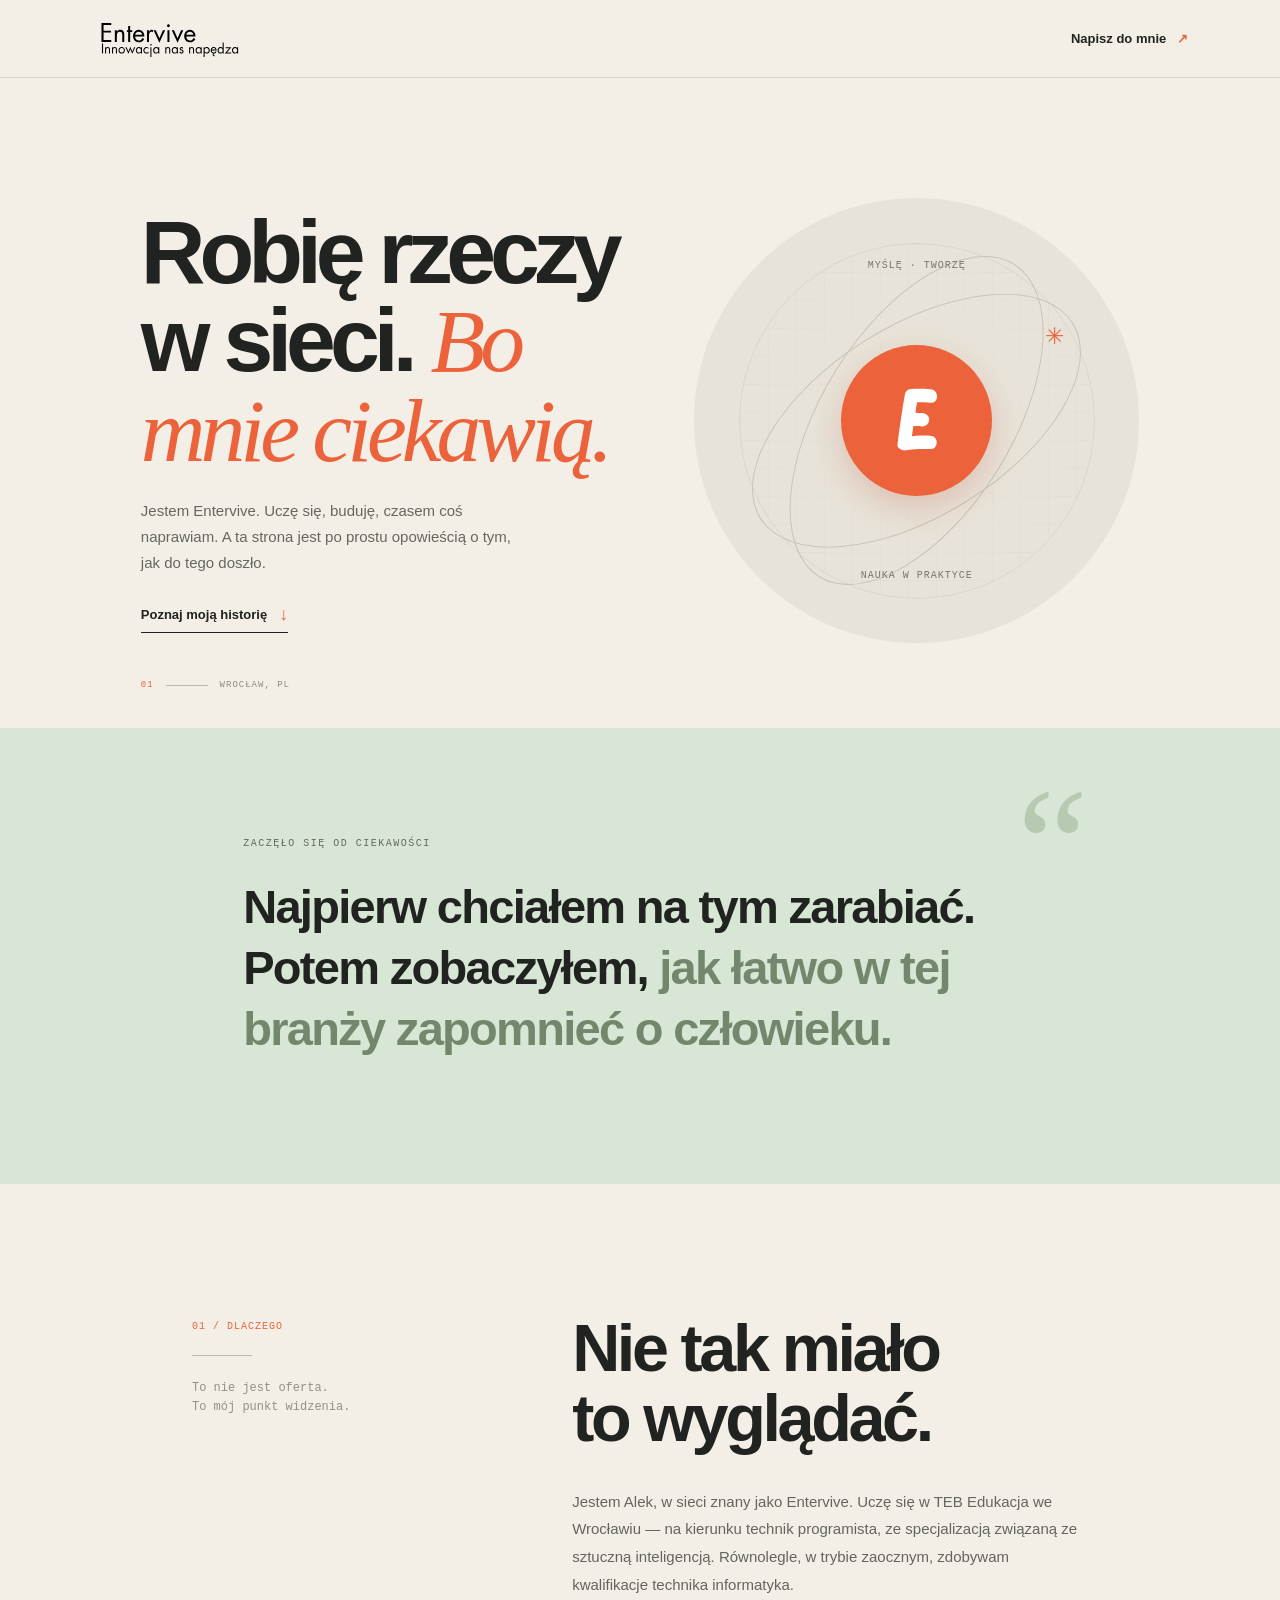
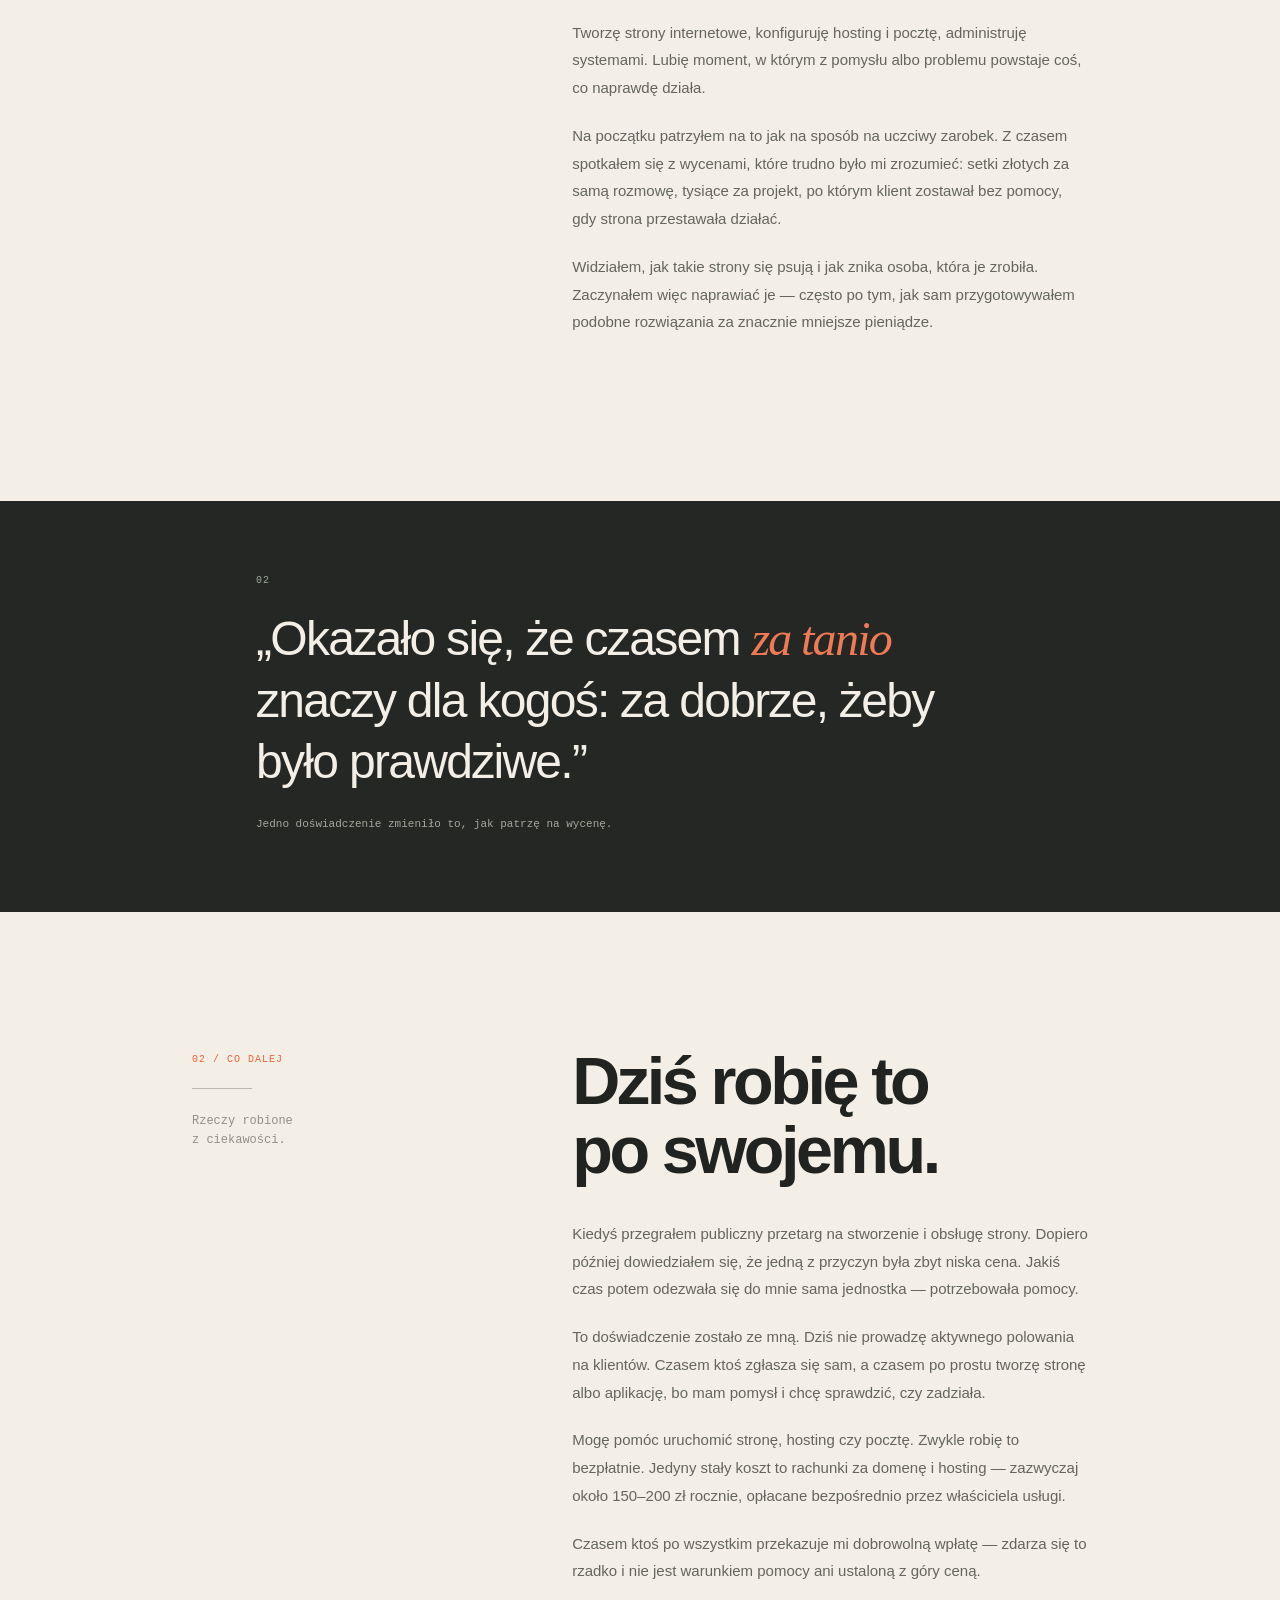
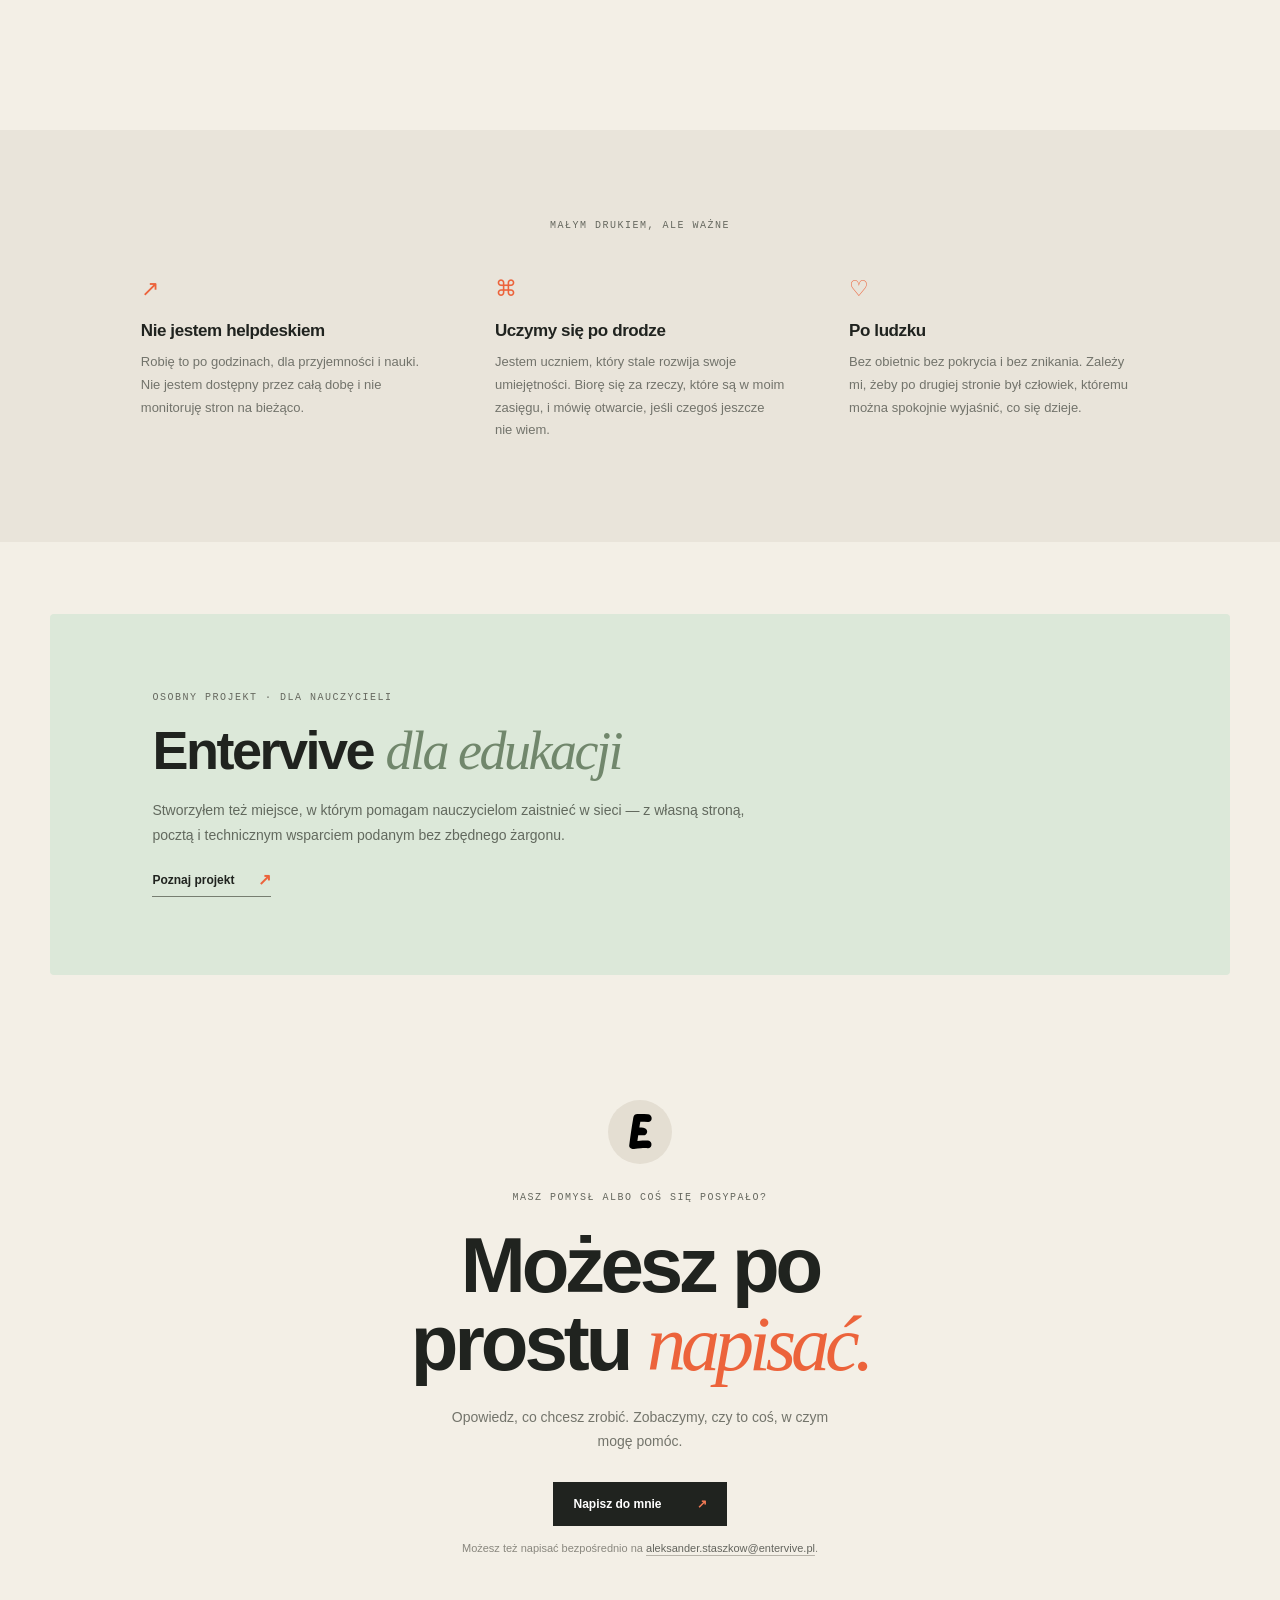
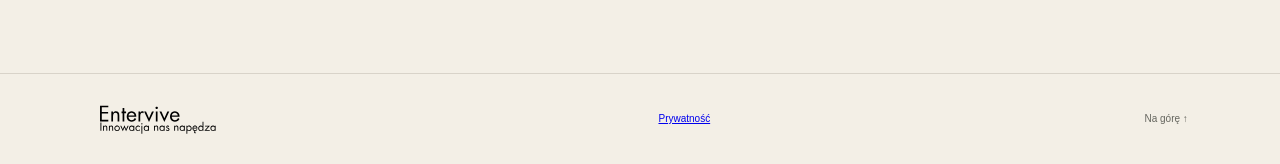
<file: index.html>
<!doctype html>
<html lang="pl">
  <head>
    <meta charset="utf-8" />
    <meta name="viewport" content="width=device-width, initial-scale=1" />
    <meta name="theme-color" content="#f3efe6" />
    <meta name="description" content="Poznaj Alka, znanego w sieci jako Entervive. Tworzy strony internetowe, konfiguruje hosting i pocztę oraz pomaga w administracji systemami. Wrocław." />
    <meta name="author" content="Aleksander Staszkow — Entervive" />
    <meta name="robots" content="index, follow, max-image-preview:large" />
    <link rel="canonical" href="https://entervive.pl/" />
    <meta property="og:type" content="website" />
    <meta property="og:locale" content="pl_PL" />
    <meta property="og:site_name" content="Entervive" />
    <meta property="og:title" content="Alek (Entervive) — strony internetowe i systemy" />
    <meta property="og:description" content="Osobista historia o tworzeniu stron, naprawianiu problemów i technologiach robionych po swojemu." />
    <meta property="og:url" content="https://entervive.pl/" />
    <meta name="twitter:card" content="summary" />
    <meta name="twitter:title" content="Alek (Entervive) — strony internetowe i systemy" />
    <meta name="twitter:description" content="Osobista historia o tworzeniu stron, naprawianiu problemów i technologiach robionych po swojemu." />
    <title>Alek (Entervive) — strony internetowe i systemy | Wrocław</title>
    <link rel="icon" href="./assets/entervive-mark.svg" type="image/svg+xml" />
    <link rel="icon" href="./assets/favicon.ico" sizes="any" />
    <link rel="apple-touch-icon" href="./assets/favicon.png" />
    <link rel="manifest" href="./site.webmanifest" />
    <link rel="stylesheet" href="./styles.css?v=20261102-privacy" />
    <script type="application/ld+json">
      {
        "@context": "https://schema.org",
        "@graph": [
          {
            "@type": "Person",
            "@id": "https://entervive.pl/#alek",
            "name": "Aleksander Staszkow",
            "alternateName": "Entervive",
            "url": "https://entervive.pl/",
            "email": "mailto:aleksander.staszkow@entervive.pl",
            "address": {
              "@type": "PostalAddress",
              "addressLocality": "Wrocław",
              "addressCountry": "PL"
            },
            "knowsAbout": ["tworzenie stron internetowych", "hosting", "administracja systemami", "konfiguracja poczty elektronicznej", "programowanie"]
          },
          {
            "@type": "WebSite",
            "@id": "https://entervive.pl/#website",
            "url": "https://entervive.pl/",
            "name": "Entervive",
            "inLanguage": "pl-PL",
            "about": { "@id": "https://entervive.pl/#alek" }
          }
        ]
      }
    </script>
  </head>
  <body>
    <header class="topbar">
      <a class="brand" href="#start" aria-label="Entervive — strona główna">
        <img src="./assets/entervive-wordmark.svg" alt="Entervive — Innowacja nas napędza" />
      </a>
      <a class="top-link" href="#kontakt">Napisz do mnie <span aria-hidden="true">↗</span></a>
    </header>

    <main>
      <section class="hero" id="start">
        <div class="hero-copy">
          <h1>Robię rzeczy<br />w sieci. <em>Bo mnie<br class="mobile-break" /> ciekawią.</em></h1>
          <p class="hero-intro">Jestem Entervive. Uczę się, buduję, czasem coś naprawiam. A ta strona jest po prostu opowieścią o tym, jak do tego doszło.</p>
          <a class="text-link" href="#historia">Poznaj moją historię <span aria-hidden="true">↓</span></a>
        </div>
        <div class="hero-art" aria-hidden="true">
          <div class="art-grid"></div>
          <div class="art-orbit orbit-one"></div><div class="art-orbit orbit-two"></div>
          <div class="art-center"><img src="./assets/entervive-mark.svg" alt="" /></div>
          <span class="art-label label-top">MYŚLĘ · TWORZĘ</span>
          <span class="art-label label-bottom">NAUKA W PRAKTYCE</span>
          <span class="art-star">✳</span>
        </div>
        <div class="hero-index"><span>01</span><span class="index-line"></span><span>WROCŁAW, PL</span></div>
      </section>

      <section class="intro-note" id="historia">
        <p class="eyebrow">Zaczęło się od ciekawości</p>
        <p class="big-copy">Najpierw chciałem na tym zarabiać. Potem zobaczyłem, <span>jak łatwo w tej branży zapomnieć o człowieku.</span></p>
        <span class="note-mark">“</span>
      </section>

      <section class="story-section">
        <div class="story-aside"><span class="chapter">01 / DLACZEGO</span><span class="aside-rule"></span><span class="aside-caption">To nie jest oferta.<br />To mój punkt widzenia.</span></div>
        <article class="story-text">
          <h2>Nie tak miało<br />to wyglądać.</h2>
          <p>Jestem Alek, w sieci znany jako Entervive. Uczę się w TEB Edukacja we Wrocławiu — na kierunku technik programista, ze specjalizacją związaną ze sztuczną inteligencją. Równolegle, w trybie zaocznym, zdobywam kwalifikacje technika informatyka.</p>
          <p>Tworzę strony internetowe, konfiguruję hosting i pocztę, administruję systemami. Lubię moment, w którym z pomysłu albo problemu powstaje coś, co naprawdę działa.</p>
          <p>Na początku patrzyłem na to jak na sposób na uczciwy zarobek. Z czasem spotkałem się z wycenami, które trudno było mi zrozumieć: setki złotych za samą rozmowę, tysiące za projekt, po którym klient zostawał bez pomocy, gdy strona przestawała działać.</p>
          <p>Widziałem, jak takie strony się psują i jak znika osoba, która je zrobiła. Zaczynałem więc naprawiać je — często po tym, jak sam przygotowywałem podobne rozwiązania za znacznie mniejsze pieniądze.</p>
        </article>
      </section>

      <section class="quote-band">
        <div class="quote-number">02</div>
        <blockquote>„Okazało się, że czasem <em>za tanio</em> znaczy dla kogoś: za dobrze, żeby było prawdziwe.”</blockquote>
        <p>Jedno doświadczenie zmieniło to, jak patrzę na wycenę.</p>
      </section>

      <section class="story-section story-second">
        <div class="story-aside"><span class="chapter">02 / CO DALEJ</span><span class="aside-rule"></span><span class="aside-caption">Rzeczy robione<br />z ciekawości.</span></div>
        <article class="story-text">
          <h2>Dziś robię to<br />po swojemu.</h2>
          <p>Kiedyś przegrałem publiczny przetarg na stworzenie i obsługę strony. Dopiero później dowiedziałem się, że jedną z przyczyn była zbyt niska cena. Jakiś czas potem odezwała się do mnie sama jednostka — potrzebowała pomocy.</p>
          <p>To doświadczenie zostało ze mną. Dziś nie prowadzę aktywnego polowania na klientów. Czasem ktoś zgłasza się sam, a czasem po prostu tworzę stronę albo aplikację, bo mam pomysł i chcę sprawdzić, czy zadziała.</p>
          <p>Mogę pomóc uruchomić stronę, hosting czy pocztę. Zwykle robię to bezpłatnie. Jedyny stały koszt to rachunki za domenę i hosting — zazwyczaj około 150–200 zł rocznie, opłacane bezpośrednio przez właściciela usługi.</p>
          <p>Czasem ktoś po wszystkim przekazuje mi dobrowolną wpłatę — zdarza się to rzadko i nie jest warunkiem pomocy ani ustaloną z góry ceną.</p>
        </article>
      </section>

      <section class="principles">
        <p class="eyebrow">Małym drukiem, ale ważne</p>
        <div class="principle-grid">
          <div class="principle"><span class="principle-icon">↗</span><h3>Nie jestem helpdeskiem</h3><p>Robię to po godzinach, dla przyjemności i nauki. Nie jestem dostępny przez całą dobę i nie monitoruję stron na bieżąco.</p></div>
          <div class="principle"><span class="principle-icon">⌘</span><h3>Uczymy się po drodze</h3><p>Jestem uczniem, który stale rozwija swoje umiejętności. Biorę się za rzeczy, które są w moim zasięgu, i mówię otwarcie, jeśli czegoś jeszcze nie wiem.</p></div>
          <div class="principle"><span class="principle-icon">♡</span><h3>Po ludzku</h3><p>Bez obietnic bez pokrycia i bez znikania. Zależy mi, żeby po drugiej stronie był człowiek, któremu można spokojnie wyjaśnić, co się dzieje.</p></div>
        </div>
      </section>

      <section class="edu-project" aria-labelledby="edu-project-title">
        <div class="edu-project-copy">
          <p class="eyebrow">OSOBNY PROJEKT · DLA NAUCZYCIELI</p>
          <h2 id="edu-project-title">Entervive <em>dla edukacji</em></h2>
          <p>Stworzyłem też miejsce, w którym pomagam nauczycielom zaistnieć w sieci — z własną stroną, pocztą i technicznym wsparciem podanym bez zbędnego żargonu.</p>
          <a class="edu-project-link" href="https://edu.entervive.pl/" target="_blank" rel="noopener noreferrer">Poznaj projekt <span aria-hidden="true">↗</span></a>
        </div>
      </section>

      <section class="contact" id="kontakt">
        <div class="contact-stamp"><img src="./assets/entervive-mark.svg" alt="" /></div>
        <p class="eyebrow">Masz pomysł albo coś się posypało?</p>
        <h2>Możesz po<br />prostu <em>napisać.</em></h2>
        <p class="contact-copy">Opowiedz, co chcesz zrobić. Zobaczymy, czy to coś, w czym mogę pomóc.</p>
        <a class="contact-button" href="mailto:aleksander.staszkow@entervive.pl">Napisz do mnie <span aria-hidden="true">↗</span></a>
        <p class="mail-hint">Możesz też napisać bezpośrednio na <a href="mailto:aleksander.staszkow@entervive.pl">aleksander.staszkow@entervive.pl</a>.</p>
      </section>
    </main>

    <footer class="footer"><a class="brand footer-brand" href="#start"><img src="./assets/entervive-wordmark.svg" alt="Entervive — Innowacja nas napędza" /></a><a href="./privacy.html">Prywatność</a><a href="#start">Na górę ↑</a></footer>
  </body>
</html>
</file>
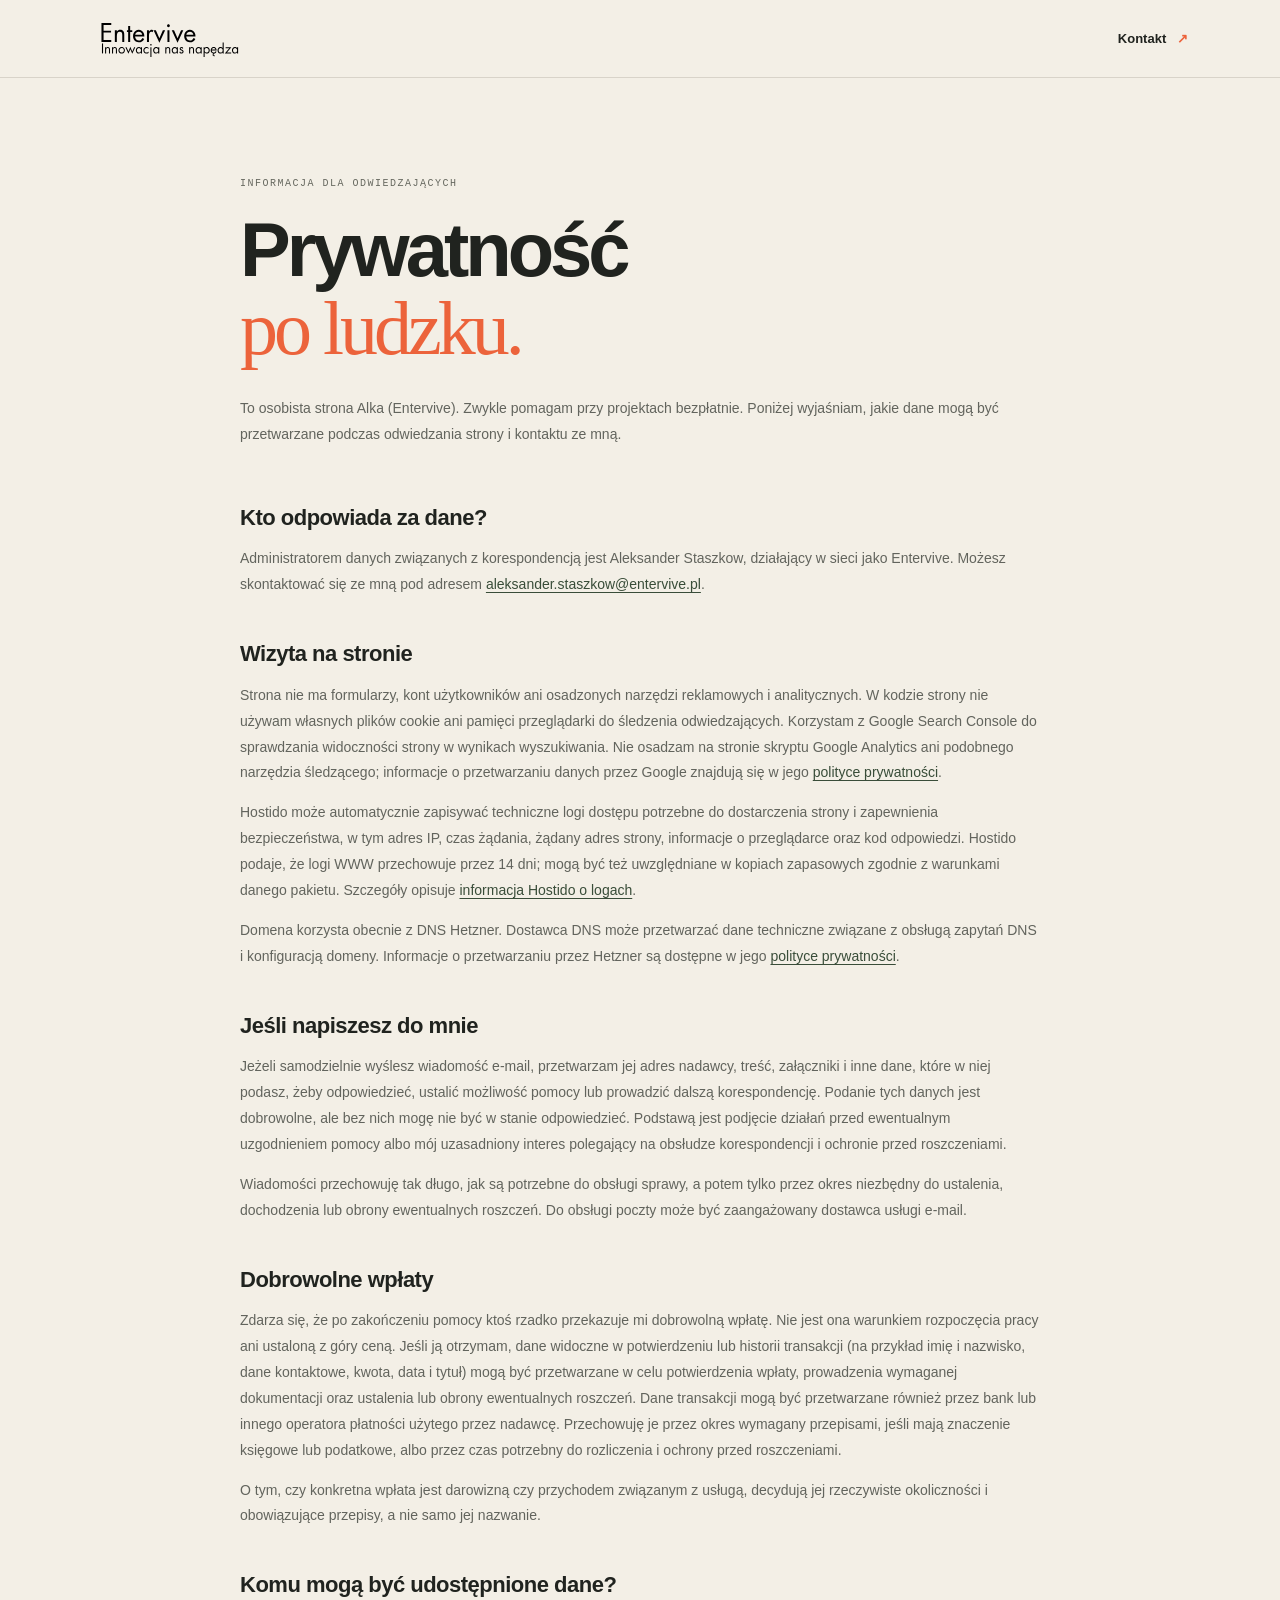
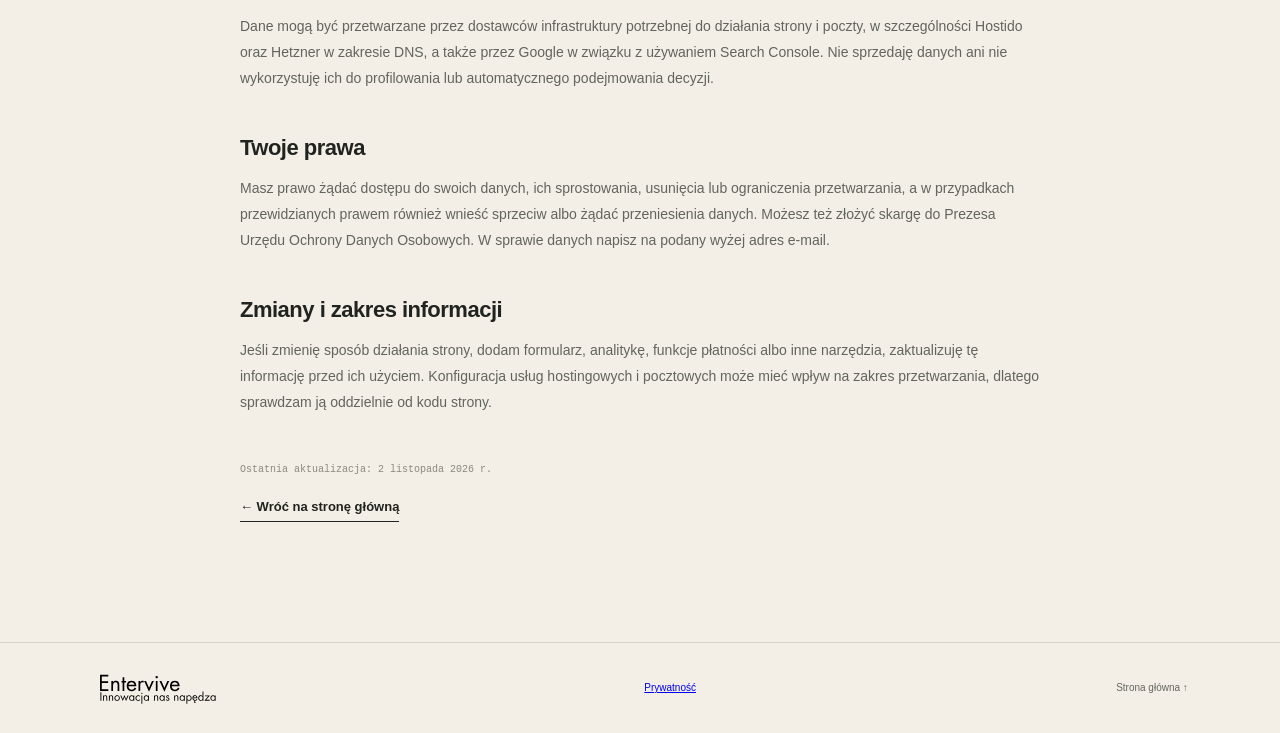
<file: privacy.html>
<!doctype html>
<html lang="pl">
  <head>
    <meta charset="utf-8" />
    <meta name="viewport" content="width=device-width, initial-scale=1" />
    <meta name="theme-color" content="#f3efe6" />
    <meta name="description" content="Informacja o prywatności i przetwarzaniu danych na stronie Entervive." />
    <meta name="robots" content="index, follow" />
    <link rel="canonical" href="https://entervive.pl/privacy.html" />
    <title>Prywatność — Entervive</title>
    <link rel="icon" href="./assets/entervive-mark.svg" type="image/svg+xml" />
    <link rel="stylesheet" href="./styles.css?v=20261102-privacy" />
  </head>
  <body>
    <header class="topbar">
      <a class="brand" href="./index.html" aria-label="Entervive — strona główna">
        <img src="./assets/entervive-wordmark.svg" alt="Entervive — Innowacja nas napędza" />
      </a>
      <a class="top-link" href="mailto:aleksander.staszkow@entervive.pl">Kontakt <span aria-hidden="true">↗</span></a>
    </header>
    <main class="policy-page">
      <article class="policy-content">
        <p class="eyebrow">INFORMACJA DLA ODWIEDZAJĄCYCH</p>
        <h1>Prywatność<br /><em>po ludzku.</em></h1>
        <p class="policy-lead">To osobista strona Alka (Entervive). Zwykle pomagam przy projektach bezpłatnie. Poniżej wyjaśniam, jakie dane mogą być przetwarzane podczas odwiedzania strony i kontaktu ze mną.</p>

        <h2>Kto odpowiada za dane?</h2>
        <p>Administratorem danych związanych z korespondencją jest Aleksander Staszkow, działający w sieci jako Entervive. Możesz skontaktować się ze mną pod adresem <a href="mailto:aleksander.staszkow@entervive.pl">aleksander.staszkow@entervive.pl</a>.</p>

        <h2>Wizyta na stronie</h2>
        <p>Strona nie ma formularzy, kont użytkowników ani osadzonych narzędzi reklamowych i analitycznych. W kodzie strony nie używam własnych plików cookie ani pamięci przeglądarki do śledzenia odwiedzających. Korzystam z Google Search Console do sprawdzania widoczności strony w wynikach wyszukiwania. Nie osadzam na stronie skryptu Google Analytics ani podobnego narzędzia śledzącego; informacje o przetwarzaniu danych przez Google znajdują się w jego <a href="https://policies.google.com/privacy?hl=pl" target="_blank" rel="noopener noreferrer">polityce prywatności</a>.</p>
        <p>Hostido może automatycznie zapisywać techniczne logi dostępu potrzebne do dostarczenia strony i zapewnienia bezpieczeństwa, w tym adres IP, czas żądania, żądany adres strony, informacje o przeglądarce oraz kod odpowiedzi. Hostido podaje, że logi WWW przechowuje przez 14 dni; mogą być też uwzględniane w kopiach zapasowych zgodnie z warunkami danego pakietu. Szczegóły opisuje <a href="https://hostido.pl/baza-wiedzy/wpis/229/jak-dlugo-przechowywane-sa-logi-i-czy-zawieraja-adresy-ip" target="_blank" rel="noopener noreferrer">informacja Hostido o logach</a>.</p>
        <p>Domena korzysta obecnie z DNS Hetzner. Dostawca DNS może przetwarzać dane techniczne związane z obsługą zapytań DNS i konfiguracją domeny. Informacje o przetwarzaniu przez Hetzner są dostępne w jego <a href="https://www.hetzner.com/legal/privacy-policy/" target="_blank" rel="noopener noreferrer">polityce prywatności</a>.</p>

        <h2>Jeśli napiszesz do mnie</h2>
        <p>Jeżeli samodzielnie wyślesz wiadomość e-mail, przetwarzam jej adres nadawcy, treść, załączniki i inne dane, które w niej podasz, żeby odpowiedzieć, ustalić możliwość pomocy lub prowadzić dalszą korespondencję. Podanie tych danych jest dobrowolne, ale bez nich mogę nie być w stanie odpowiedzieć. Podstawą jest podjęcie działań przed ewentualnym uzgodnieniem pomocy albo mój uzasadniony interes polegający na obsłudze korespondencji i ochronie przed roszczeniami.</p>
        <p>Wiadomości przechowuję tak długo, jak są potrzebne do obsługi sprawy, a potem tylko przez okres niezbędny do ustalenia, dochodzenia lub obrony ewentualnych roszczeń. Do obsługi poczty może być zaangażowany dostawca usługi e-mail.</p>

        <h2>Dobrowolne wpłaty</h2>
        <p>Zdarza się, że po zakończeniu pomocy ktoś rzadko przekazuje mi dobrowolną wpłatę. Nie jest ona warunkiem rozpoczęcia pracy ani ustaloną z góry ceną. Jeśli ją otrzymam, dane widoczne w potwierdzeniu lub historii transakcji (na przykład imię i nazwisko, dane kontaktowe, kwota, data i tytuł) mogą być przetwarzane w celu potwierdzenia wpłaty, prowadzenia wymaganej dokumentacji oraz ustalenia lub obrony ewentualnych roszczeń. Dane transakcji mogą być przetwarzane również przez bank lub innego operatora płatności użytego przez nadawcę. Przechowuję je przez okres wymagany przepisami, jeśli mają znaczenie księgowe lub podatkowe, albo przez czas potrzebny do rozliczenia i ochrony przed roszczeniami.</p>
        <p>O tym, czy konkretna wpłata jest darowizną czy przychodem związanym z usługą, decydują jej rzeczywiste okoliczności i obowiązujące przepisy, a nie samo jej nazwanie.</p>

        <h2>Komu mogą być udostępnione dane?</h2>
        <p>Dane mogą być przetwarzane przez dostawców infrastruktury potrzebnej do działania strony i poczty, w szczególności Hostido oraz Hetzner w zakresie DNS, a także przez Google w związku z używaniem Search Console. Nie sprzedaję danych ani nie wykorzystuję ich do profilowania lub automatycznego podejmowania decyzji.</p>

        <h2>Twoje prawa</h2>
        <p>Masz prawo żądać dostępu do swoich danych, ich sprostowania, usunięcia lub ograniczenia przetwarzania, a w przypadkach przewidzianych prawem również wnieść sprzeciw albo żądać przeniesienia danych. Możesz też złożyć skargę do Prezesa Urzędu Ochrony Danych Osobowych. W sprawie danych napisz na podany wyżej adres e-mail.</p>

        <h2>Zmiany i zakres informacji</h2>
        <p>Jeśli zmienię sposób działania strony, dodam formularz, analitykę, funkcje płatności albo inne narzędzia, zaktualizuję tę informację przed ich użyciem. Konfiguracja usług hostingowych i pocztowych może mieć wpływ na zakres przetwarzania, dlatego sprawdzam ją oddzielnie od kodu strony.</p>
        <p class="policy-date">Ostatnia aktualizacja: 2 listopada 2026 r.</p>
        <a class="text-link" href="./index.html">← Wróć na stronę główną</a>
      </article>
    </main>
    <footer class="footer"><a class="brand footer-brand" href="./index.html"><img src="./assets/entervive-wordmark.svg" alt="Entervive — Innowacja nas napędza" /></a><a href="./privacy.html" aria-current="page">Prywatność</a><a href="./index.html">Strona główna ↑</a></footer>
  </body>
</html>
</file>
<file: styles.css>
:root{--paper:#f3efe6;--ink:#20231f;--muted:#74766e;--orange:#ec633b;--line:#d8d3c9;--green:#d8e6d6}*{box-sizing:border-box}html{scroll-behavior:smooth}body{margin:0;background:var(--paper);color:var(--ink);font-family:"DM Sans",sans-serif;-webkit-font-smoothing:antialiased}.topbar{height:78px;padding:0 7.2vw;display:flex;align-items:center;justify-content:space-between;border-bottom:1px solid var(--line)}.brand{display:flex;align-items:center;gap:10px;color:var(--ink);text-decoration:none;font:800 20px Manrope,sans-serif;letter-spacing:-1.2px}.brand img{width:156px;height:auto}.brand-dot{color:var(--orange)}.top-link,.text-link{font-size:13px;font-weight:600;text-decoration:none;color:var(--ink)}.top-link span{color:var(--orange);margin-left:7px}.hero{min-height:650px;padding:90px 11vw 55px;position:relative;display:grid;grid-template-columns:1fr 1fr;align-items:center;overflow:hidden}.hero-copy{position:relative;z-index:2}.eyebrow{font:500 10px "DM Mono",monospace;text-transform:uppercase;letter-spacing:1.5px;color:#66685f}.pulse{display:inline-block;width:7px;height:7px;background:#89a77f;border-radius:50%;margin:0 8px 1px 0;box-shadow:0 0 0 4px #89a77f22}.hero h1{font:700 clamp(54px,7vw,93px)/.99 Manrope,sans-serif;letter-spacing:-6px;margin:0 0 22px}.hero h1 em,.contact h2 em{font-family:Georgia,serif;font-weight:400;color:var(--orange);letter-spacing:-5px}.hero-intro{max-width:390px;color:#66675f;line-height:1.75;font-size:15px;margin:0 0 28px}.text-link{display:inline-flex;align-items:center;gap:12px;border-bottom:1px solid var(--ink);padding-bottom:7px}.text-link span{color:var(--orange);font-size:18px}.hero-art{width:min(37vw,445px);aspect-ratio:1;position:relative;justify-self:end;border-radius:50%;display:grid;place-items:center;background:#e8e3d9}.art-grid{position:absolute;inset:10%;border:1px solid #d6d0c5;border-radius:50%;background-image:linear-gradient(#d6d0c545 1px,transparent 1px),linear-gradient(90deg,#d6d0c545 1px,transparent 1px);background-size:28px 28px;mask-image:radial-gradient(circle,transparent 25%,#000 80%)}.art-orbit{position:absolute;border:1px solid #c8c3b8;border-radius:50%;transform:rotate(-32deg)}.orbit-one{width:83%;height:43%}.orbit-two{width:43%;height:83%;transform:rotate(32deg)}.art-center{width:34%;height:34%;border-radius:50%;background:var(--orange);display:grid;place-items:center;box-shadow:0 12px 32px #c25c4140;z-index:1}.art-center img{width:44%;height:auto;filter:brightness(0) invert(1)}.art-label{position:absolute;font:10px "DM Mono",monospace;letter-spacing:1px;color:#76766e}.label-top{top:14%}.label-bottom{bottom:14%}.art-star{position:absolute;right:17%;top:28%;font-size:23px;color:var(--orange)}.hero-index{position:absolute;bottom:38px;left:11vw;display:flex;align-items:center;gap:12px;color:#8c8b82;font:9px "DM Mono",monospace;letter-spacing:1px}.hero-index span:first-child{color:var(--orange)}.index-line{width:42px;height:1px;background:#bbb6ac}.mobile-break{display:none}.intro-note{padding:110px 19vw 125px;background:var(--green);position:relative}.intro-note .eyebrow{margin:0 0 27px}.big-copy{font:600 clamp(27px,4vw,47px)/1.3 Manrope,sans-serif;letter-spacing:-1.7px;max-width:860px;margin:0}.big-copy span{color:#72876c}.note-mark{font:160px Georgia,serif;line-height:1;color:#b8c9b2;position:absolute;right:15%;top:37px}.story-section{padding:130px 15vw 145px;display:grid;grid-template-columns:.7fr 1.3fr;gap:8vw}.story-aside{padding-top:7px;display:flex;flex-direction:column;align-items:flex-start}.chapter{font:10px "DM Mono",monospace;color:var(--orange);letter-spacing:1px}.aside-rule{height:1px;width:60px;background:#bbb6ac;margin:23px 0}.aside-caption{color:#929087;font:12px/1.6 "DM Mono",monospace}.story-text h2{font:700 clamp(42px,5.2vw,68px)/1.04 Manrope,sans-serif;letter-spacing:-3.4px;margin:0 0 35px}.story-text p{font-size:15px;line-height:1.85;color:#64655e;margin:0 0 20px;max-width:610px}.quote-band{background:#242723;color:var(--paper);padding:74px 20vw 82px;position:relative}.quote-number{font:10px "DM Mono",monospace;letter-spacing:1px;color:#9fa79a;margin-bottom:22px}.quote-band blockquote{font:500 clamp(28px,4vw,48px)/1.28 Manrope,sans-serif;letter-spacing:-1.7px;margin:0;max-width:850px}.quote-band blockquote em{font-family:Georgia,serif;color:#f07a54;font-weight:400}.quote-band>p{font:11px "DM Mono",monospace;color:#a6a79f;margin:25px 0 0}.story-second{padding-top:135px;padding-bottom:125px}.principles{background:#e9e4da;padding:90px 11vw 100px}.principles>.eyebrow{text-align:center;margin:0 0 45px}.principle-grid{display:grid;grid-template-columns:repeat(3,1fr);gap:5vw;max-width:1100px;margin:auto}.principle-icon{color:var(--orange);font-size:22px}.principle h3{font:700 17px Manrope,sans-serif;letter-spacing:-.4px;margin:19px 0 10px}.principle p{font-size:13px;line-height:1.75;color:#72736b;margin:0}.contact{text-align:center;padding:125px 20px 115px;position:relative;overflow:hidden}.contact-stamp{margin:0 auto 28px;width:64px;height:64px;background:#e4ded2;border-radius:50%;display:grid;place-items:center}.contact-stamp img{width:38px;height:auto}.contact .eyebrow{margin:0 0 23px}.contact h2{font:700 clamp(50px,7vw,78px)/1 Manrope,sans-serif;letter-spacing:-4px;margin:0}.contact-copy{font-size:14px;color:#73746b;max-width:380px;line-height:1.7;margin:23px auto 28px}.contact-button{display:inline-flex;gap:35px;align-items:center;padding:15px 20px;background:var(--ink);color:white;text-decoration:none;font-size:12px;font-weight:600}.contact-button span{color:#f17a55}.mail-hint{font-size:11px;color:#89877e;margin:14px 0 0;line-height:1.6}.mail-hint a{color:#64655e;text-decoration-color:#b7b3a9;text-underline-offset:3px}.footer{border-top:1px solid var(--line);padding:25px 7.2vw;display:flex;align-items:center;justify-content:space-between;color:#89877e;font-size:10px}.footer-brand{font-size:16px;color:var(--ink)}.footer-brand img{width:132px;height:auto}.footer>a:last-child{color:#65665f;text-decoration:none}
@media(max-width:760px){.topbar{height:66px;padding:0 6vw}.brand{font-size:18px}.brand img{width:140px}.top-link{font-size:11px}.hero{padding:66px 8vw 77px;min-height:auto;grid-template-columns:1fr}.hero h1{font-size:clamp(54px,13vw,78px);letter-spacing:-4px;margin-top:0}.hero h1 em{letter-spacing:-3px}.mobile-break{display:block}.hero-intro{font-size:14px;max-width:335px}.hero-art{width:min(75vw,330px);justify-self:center;margin:55px auto 10px}.hero-index{left:8vw;bottom:25px}.intro-note{padding:78px 9vw 88px}.big-copy{font-size:30px;letter-spacing:-1px}.note-mark{font-size:105px;right:8%;top:20px}.story-section{padding:82px 9vw 90px;display:block}.story-aside{margin-bottom:37px}.aside-rule{margin:14px 0}.aside-caption{display:none}.story-text h2{font-size:49px;letter-spacing:-2.5px;margin-bottom:28px}.story-text p{font-size:14px}.quote-band{padding:58px 9vw 65px}.quote-band blockquote{font-size:31px}.principles{padding:73px 9vw 78px}.principles>.eyebrow{text-align:left;margin-bottom:35px}.principle-grid{grid-template-columns:1fr;gap:33px}.principle{display:grid;grid-template-columns:30px 1fr;column-gap:10px}.principle-icon{grid-row:span 2}.principle h3{margin:0 0 7px}.principle p{grid-column:2}.contact{padding:90px 8vw 86px}.contact h2{font-size:57px;letter-spacing:-3px}.footer{padding:21px 6vw;gap:12px;flex-wrap:wrap}.footer>span{order:3;width:100%;text-align:center}.footer-brand{font-size:15px}}
@media(prefers-reduced-motion:reduce){html{scroll-behavior:auto}}
.edu-project{margin:72px auto 0;padding:78px 8vw;max-width:1180px;display:grid;grid-template-columns:1fr;align-items:center;gap:0;background:#dce8d9;border-radius:4px}.edu-project .eyebrow{margin:0 0 18px}.edu-project h2{font:700 clamp(34px,4.4vw,54px)/1.08 Manrope,sans-serif;letter-spacing:-2.5px;margin:0 0 17px}.edu-project h2 em{font-family:Georgia,serif;font-weight:400;color:#71876c}.edu-project-copy>p:not(.eyebrow){max-width:610px;color:#62695e;font-size:14px;line-height:1.8;margin:0 0 22px}.edu-project-link{display:inline-flex;gap:24px;align-items:center;color:var(--ink);font-size:12px;font-weight:700;text-decoration:none;border-bottom:1px solid #777e71;padding-bottom:7px}.edu-project-link span{color:var(--orange);font-size:16px}
@media(max-width:760px){.edu-project{margin:52px 6vw 0;padding:48px 8vw;grid-template-columns:1fr;gap:0}.edu-project h2{font-size:39px}}
.policy-page{padding:100px 10vw 120px}.policy-content{max-width:800px;margin:0 auto}.policy-content>.eyebrow{margin:0 0 22px}.policy-content h1{font:700 clamp(50px,7vw,76px)/1.02 Manrope,sans-serif;letter-spacing:-4px;margin:0 0 30px}.policy-content h1 em{font:400 1em/1 Georgia,serif;color:var(--orange)}.policy-lead{font:500 20px/1.65 Manrope,sans-serif;color:#5d6059;margin:0 0 56px}.policy-content h2{font:700 22px/1.3 Manrope,sans-serif;letter-spacing:-.5px;margin:42px 0 12px}.policy-content p:not(.eyebrow){font-size:14px;line-height:1.85;color:#62645d}.policy-content a:not(.text-link){color:#394d39;text-underline-offset:3px}.policy-date{font:10px "DM Mono",monospace!important;color:#8a887f!important;margin:48px 0 22px}@media(max-width:760px){.policy-page{padding:72px 8vw 90px}.policy-content h1{font-size:54px;letter-spacing:-3px}.policy-lead{font-size:17px;margin-bottom:42px}.policy-content h2{font-size:20px;margin-top:34px}}
</file>
